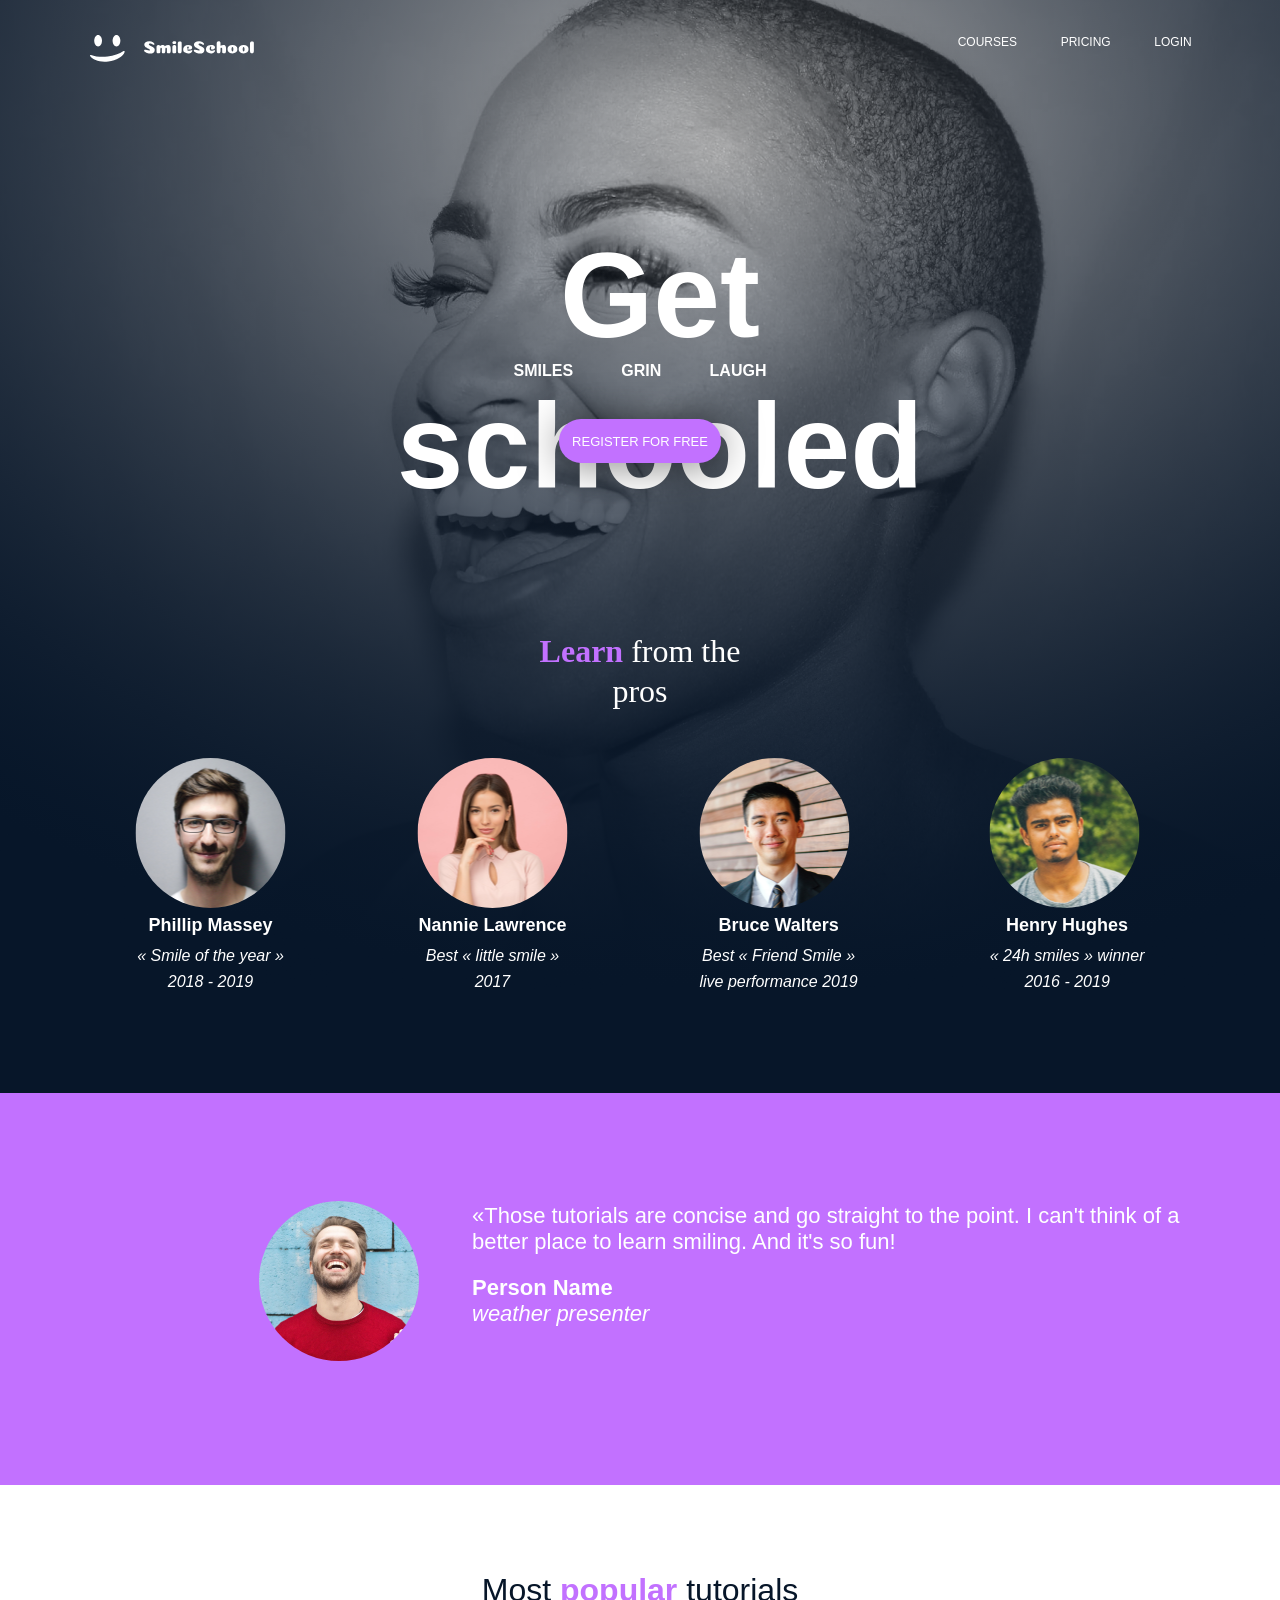
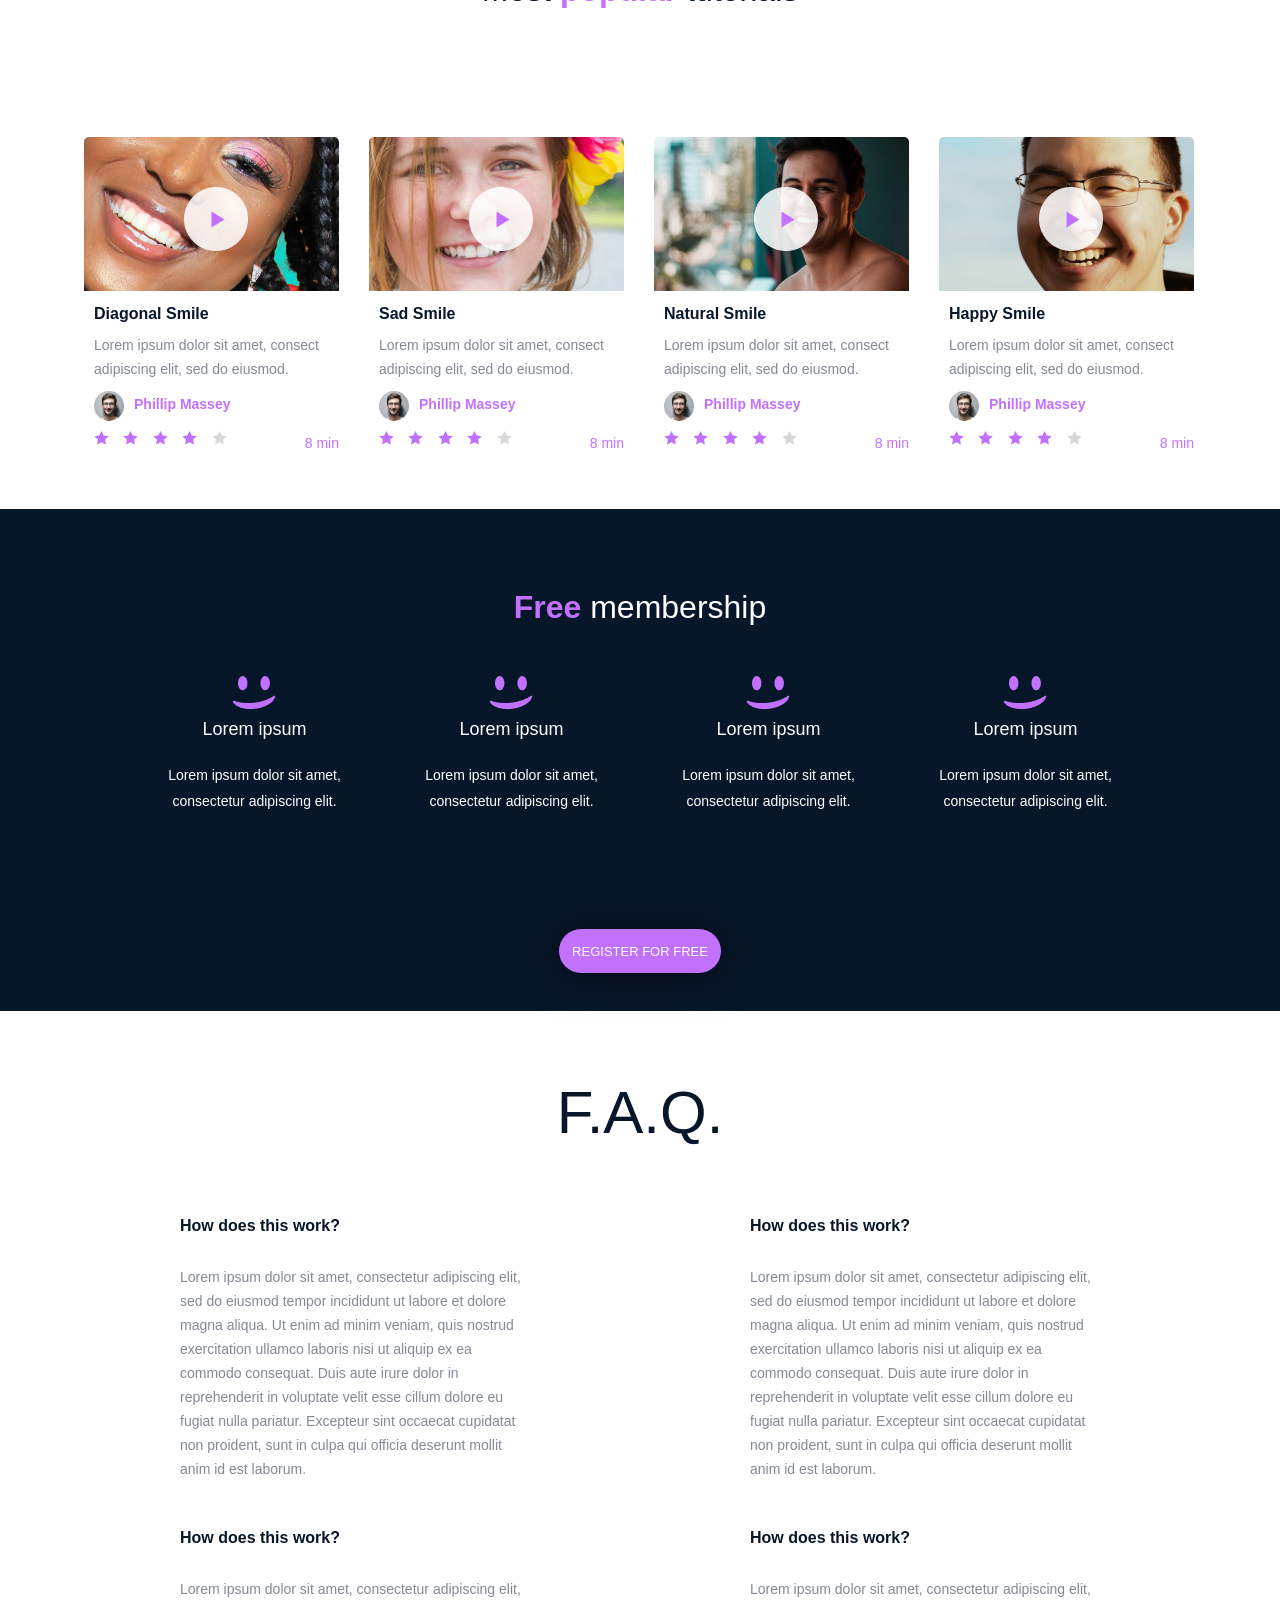
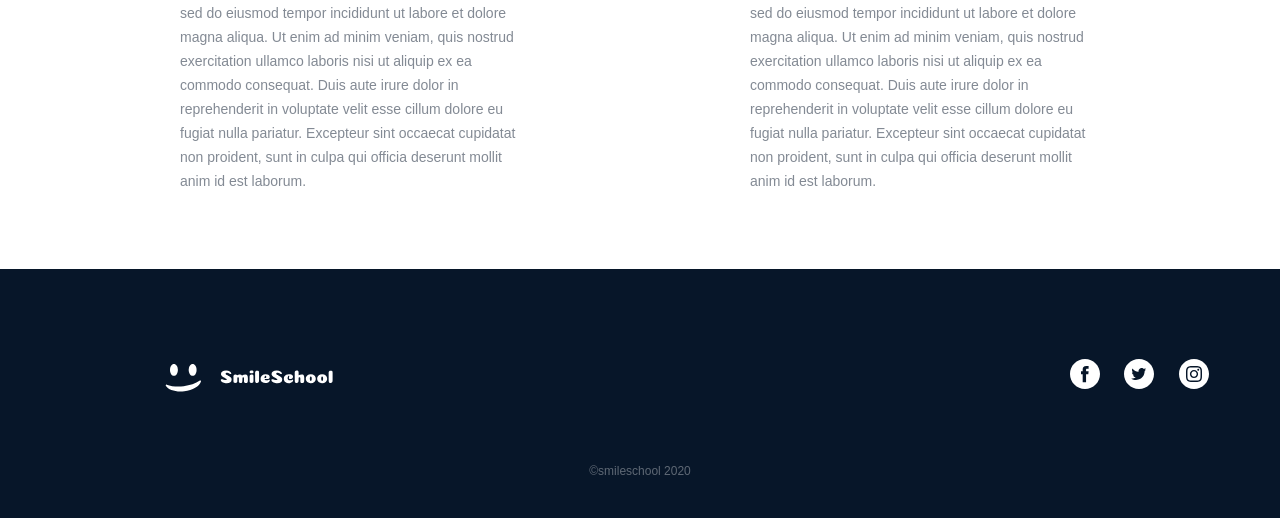
<file: css_advanced/index.html>
<!DOCTYPE html>
<html lang="en">
<head>
    <meta charset="UTF-8">
    <meta name="viewport" content="width=device-width, initial-scale=1.0">
    <link rel="stylesheet" href="./styles.css">
    <title>Document</title>
</head>
<body>
    <header>
        <div>
            <a href="#"><img src="logo.svg" alt="logo_smile"></a>
        </div>
        <div class="menu">
            <a href="#">COURSES</a>
            <a href="#">PRICING</a>
            <a href="#">LOGIN</a>
        </div>
    </header>
    <main>
        <section class="main_part">
            <div>
                <h1>Get schooled</h1>
                <p class="sgl"><span>SMILES</span> <span> GRIN </span> <span> LAUGH </span></p>
                <button>REGISTER FOR FREE</button>
            </div>
            <div>
                <h2><span class="subtitle">Learn</span> <span>from the pros</span></h2>
            </div>
            <div class="pros">
                <div class="pro">
                    <img src="../images/pro1.png" alt="pro_1">
                    <h3>Phillip Massey</h3>
                    <p>« Smile of the year »<br> 2018 - 2019</p>
                </div>
                <div class="pro">
                    <img src="../images/pro2.png" alt="pro_2">
                    <h3>Nannie Lawrence</h3>
                    <p>Best « little smile » <br>2017</p>
                </div>
                <div class="pro">
                    <img src="../images/pro3.png" alt="pro_3">
                    <h3>Bruce Walters</h3>
                    <p>Best « Friend Smile » <br> live performance 2019</p>
                </div>
                <div class="pro">
                    <img src="../images/pro4.png" alt="pro_4">
                    <h3>Henry Hughes</h3>
                    <p>« 24h smiles » winner <br>2016 - 2019</p>
                </div>
            </div>
        </section>
        <section class="testimonials">
            <div>
                <img src="../images/testimonial.png" alt="avatar_quote">
            </div>
            <div class="testimonials_bq">
                <blockquote>«Those tutorials are concise and go straight to the point. I can't think of a better place to learn smiling. And it's so fun!</blockquote>
                <p id="person">Person Name</p>
                <p id="job">weather presenter</p>
            </div>
        </section>
        <section class="tutorials">
            <h1>Most <span class="subtitle">popular</span> tutorials</h1>
            <div class="tutorials_content">
                <div class="tutorials_preview">
                    <img src="../images/play.png" alt="play_button" class="play">
                    <img src="../images/preview_1.png" alt="diag_smile" class="preview">
                    <h2>Diagonal Smile</h2>
                    <p>Lorem ipsum dolor sit amet, consect adipiscing elit, sed do eiusmod.</p>
                    <div class="img_rate">
                        <img src="../images/pro1.png" alt="phil_massey">
                        <h3>Phillip Massey</h3>
                    </div>
                    <div class="star_rate_content">
                        <div class="star_rate">
                            <img src="../images/Star_4.png" alt="star_rate">
                            <img src="../images/Star_4.png" alt="star_rate">
                            <img src="../images/Star_4.png" alt="star_rate">
                            <img src="../images/Star_4.png" alt="star_rate">
                            <img src="../images/Star_5.png" alt="star_rate">
                        </div>
                        <p>8 min</p>
                    </div>
                </div>
                <div class="tutorials_preview">
                    <img src="../images/play.png" alt="play_button" class="play">
                    <img src="../images/preview_2.png" alt="sad_smile" class="preview">
                    <h2>Sad Smile</h2>
                    <p>Lorem ipsum dolor sit amet, consect adipiscing elit, sed do eiusmod.</p>
                    <div class="img_rate">
                        <img src="../images/pro1.png" alt="phil_massey">
                        <h3>Phillip Massey</h3>
                    </div>
                    <div class="star_rate_content">
                        <div class="star_rate">
                            <img src="../images/Star_4.png" alt="star_rate">
                            <img src="../images/Star_4.png" alt="star_rate">
                            <img src="../images/Star_4.png" alt="star_rate">
                            <img src="../images/Star_4.png" alt="star_rate">
                            <img src="../images/Star_5.png" alt="star_rate">
                        </div>
                        <p>8 min</p>
                    </div>
                </div>
                <div class="tutorials_preview">
                    <img src="../images/play.png" alt="play_button" class="play">
                    <img src="../images/preview_3.png" alt="natural_smile" class="preview">
                    <h2>Natural Smile</h2>
                    <p>Lorem ipsum dolor sit amet, consect adipiscing elit, sed do eiusmod.</p>
                    <div class="img_rate">
                        <img src="../images/pro1.png" alt="phil_massey">
                        <h3>Phillip Massey</h3>
                    </div>
                    <div class="star_rate_content">
                        <div class="star_rate">
                            <img src="../images/Star_4.png" alt="star_rate">
                            <img src="../images/Star_4.png" alt="star_rate">
                            <img src="../images/Star_4.png" alt="star_rate">
                            <img src="../images/Star_4.png" alt="star_rate">
                            <img src="../images/Star_5.png" alt="star_rate">
                        </div>
                        <p>8 min</p>
                    </div>
                </div>
                <div class="tutorials_preview">
                    <img src="../images/play.png" alt="play_button" class="play">
                    <img src="../images/preview_4.png" alt="happy_smile" class="preview">
                    <h2>Happy Smile</h2>
                    <p>Lorem ipsum dolor sit amet, consect adipiscing elit, sed do eiusmod.</p>
                    <div class="img_rate">
                        <img src="../images/pro1.png" alt="phil_massey">
                        <h3>Phillip Massey</h3>
                    </div>
                    <div class="star_rate_content">
                        <div class="star_rate">
                            <img src="../images/Star_4.png" alt="star_rate">
                            <img src="../images/Star_4.png" alt="star_rate">
                            <img src="../images/Star_4.png" alt="star_rate">
                            <img src="../images/Star_4.png" alt="star_rate">
                            <img src="../images/Star_5.png" alt="star_rate">
                        </div>
                        <p>8 min</p>
                    </div>
                </div>
            </div>
        </section>
        <section class="membership">
            <h1><span class="subtitle">Free</span> membership</h1>
            <div class="membership_content">
                <div class="membership_smile">
                    <img src="../images/smile.png" alt="smile">
                    <h2>Lorem ipsum</h2>
                    <p>Lorem ipsum dolor sit amet, consectetur adipiscing elit.</p>
                </div>
                <div class="membership_smile">
                    <img src="../images/smile.png" alt="smile">
                    <h2>Lorem ipsum</h2>
                    <p>Lorem ipsum dolor sit amet, consectetur adipiscing elit.</p>
                </div>
                <div class="membership_smile">
                    <img src="../images/smile.png" alt="smile">
                    <h2>Lorem ipsum</h2>
                    <p>Lorem ipsum dolor sit amet, consectetur adipiscing elit.</p>
                </div>
                <div class="membership_smile">
                    <img src="../images/smile.png" alt="smile">
                    <h2>Lorem ipsum</h2>
                    <p>Lorem ipsum dolor sit amet, consectetur adipiscing elit.</p>
                </div>
            </div>
            <button class="membership_content_button">REGISTER FOR FREE</button>
        </section>
        <section class="faq">
            <h1>F.A.Q.</h1>
            <div class="faq_content">
                <div class="faq_content_col">
                    <div class="faq_content_txt">
                        <h2>How does this work?</h2>
                        <p>Lorem ipsum dolor sit amet, consectetur adipiscing elit, sed do eiusmod tempor incididunt 
                            ut labore et dolore magna aliqua. Ut enim ad minim veniam, quis nostrud exercitation ullamco 
                            laboris nisi ut aliquip ex ea commodo consequat. Duis aute irure dolor in reprehenderit 
                            in voluptate velit esse cillum dolore eu fugiat nulla pariatur. 
                            Excepteur sint occaecat cupidatat non proident, 
                            sunt in culpa qui officia deserunt mollit anim id est laborum.</p>
                    </div>
                    <div class="faq_content_txt">
                        <h2>How does this work?</h2>
                        <p>Lorem ipsum dolor sit amet, consectetur adipiscing elit, sed do eiusmod tempor incididunt 
                            ut labore et dolore magna aliqua. Ut enim ad minim veniam, quis nostrud exercitation ullamco 
                            laboris nisi ut aliquip ex ea commodo consequat. Duis aute irure dolor in reprehenderit 
                            in voluptate velit esse cillum dolore eu fugiat nulla pariatur. 
                            Excepteur sint occaecat cupidatat non proident, 
                            sunt in culpa qui officia deserunt mollit anim id est laborum.</p>
                    </div>
                </div>
                <div class="faq_content_col">
                    <div class="faq_content_txt">
                        <h2>How does this work?</h2>
                        <p>Lorem ipsum dolor sit amet, consectetur adipiscing elit, sed do eiusmod tempor incididunt 
                            ut labore et dolore magna aliqua. Ut enim ad minim veniam, quis nostrud exercitation ullamco 
                            laboris nisi ut aliquip ex ea commodo consequat. Duis aute irure dolor in reprehenderit 
                            in voluptate velit esse cillum dolore eu fugiat nulla pariatur. 
                            Excepteur sint occaecat cupidatat non proident, 
                            sunt in culpa qui officia deserunt mollit anim id est laborum.</p>
                    </div>
                    <div class="faq_content_txt">
                        <h2>How does this work?</h2>
                        <p>Lorem ipsum dolor sit amet, consectetur adipiscing elit, sed do eiusmod tempor incididunt 
                            ut labore et dolore magna aliqua. Ut enim ad minim veniam, quis nostrud exercitation ullamco 
                            laboris nisi ut aliquip ex ea commodo consequat. Duis aute irure dolor in reprehenderit 
                            in voluptate velit esse cillum dolore eu fugiat nulla pariatur. 
                            Excepteur sint occaecat cupidatat non proident, 
                            sunt in culpa qui officia deserunt mollit anim id est laborum.</p>
                    </div>
                </div>
            </div>
        </section>
    </main>
    <footer>
        <div>
            <div>
                <a href="#"><img src="logo.svg" alt="logo_smile" class="footer_logo"></a>
            </div>
            <div class="footer_socialmedia">
                <a href="#"><img src="../images/Facebook_White.svg" alt="fb"></a>
                <a href="#"><img src="../images/Twitter_White.svg" alt="twitter"></a>
                <a href="#"><img src="../images/Instagram_White.svg" alt="insta"></a>
            </div>
        </div>
        <p class="footer_copyright">©smileschool 2020</p>
    </footer>
</body>
</html>
</file>
<file: css_advanced/styles.css>
:root {
    --main-color: #ffffff;
    --secondary-color: #071629;
    --third-color: #c271ff;
}

* {
    margin: 0;
}
header {
    position: absolute;
    width: 1103.41px;
    height: 29.46px;
    left: 50%;
    transform: translateX(-50%);
    top: 35.02px;
    display: flex;
    justify-content: space-between;
}

header img {
    width: 167.02px;
    height: 29.46px;
}

body {
    width: 1440px;
    font-family: 'Source Sans Pro', sans-serif;
    color: var(--main-color);
    margin-left: auto;
    margin-right: auto;
}

a {
    color: inherit;
    text-decoration: none;
}

.menu {
    width: 234px;
    left: 1041px;
    font-weight: 500;
    font-size: 12px;
    display: flex;
    justify-content: space-between;
}

.main_part {
    height: 1093px;
    background-image: radial-gradient(85.9% 85.9% at 50% 14.1%, rgba(41, 48, 61, 0.0001) 0%, #071629 100%), url("../images/img-bg.png");
    background-repeat: no-repeat;
    background-size: cover;
    background-position: center;
}


.main_part h1 {
    position: absolute;
    height: 151px;
    left: 377px;
    right: 26.32%;
    top: 220px;
    font-size: 120px;
    line-height: 151px;
    text-align: center;
}

.sgl {
    position: absolute;
    width: 253px;
    left: 50%;
    transform: translateX(-50%);
    top: 361px;
    font-weight: 700;
    font-size: 16px;
    line-height: 20px;
    display: flex;
    justify-content: space-between;
}

button {
    filter: drop-shadow(0px 2px 20px rgba(0, 0, 0, 0.5));
    background: #C271FF;
    border-radius: 22px;
    font-style: normal;
    font-size: 14px;
    text-align: center;
    color: inherit;
    font: inherit;
    border: none;
    width: 162px;
    height: 44px;
    cursor: pointer;
}

.main_part button {
    position: absolute;
    left: 50%;
    transform: translateX(-50%);
    right: 44.38%;
    top: 419px;
    bottom: 57.64%;
    font-size: small;
}

.main_part h2 { 
    position: absolute;
    height: 40px;
    left: 50%;
    transform: translateX(-50%);
    right: 39.93%;
    top: 631px;
    width: 261px;
    font-family: 'Source Sans Pro';
    font-style: normal;
    font-weight: 300;
    font-size: 32px;
    line-height: 40px;
    text-align: center;
}

.subtitle {
    color: var(--third-color);
    font-weight: bold;
}

.pros {
    position: absolute;
    width: 1009px;
    height: 237px;
    left: 50%;
    transform: translateX(-50%);
    top: 758px;
    display: flex;
    justify-content: space-between;
}

.pro {
    width: 150;
    height: 237px;
    text-align: center;
    display: flex;
    flex-direction: column;
    justify-content: space-between;
}


.pro img {
    border-radius: 50%;
    width: 150px;
    height: 150px;
}

.pro h3 {
    font-weight: 900;
    font-size: 18px;
}

.pro p {
    font-style: italic;
    font-size: 16px;
    line-height: 26px;
}

.testimonials {
    background-color: var(--third-color);
    display: flex;
    justify-content: space-between;
    height: 392px;
}

.testimonials img {
    position: absolute;
    border-radius: 50%;
    width: 160px;
    height: 160px;
    left: 259px;
    top: 1201px;
}
.testimonials_bq {
    position: absolute;
    width: 730px;
    height: 158px;
    left: 472px;
    top: 1203px;
}

blockquote {
    font-size: 22px;
    font-weight: 400;
}

#person {
    font-size: 22px;
    font-weight: bold;
    margin-top: 20px;
}

#job {
    font-size: 22px;
    font-style: italic;
}

.tutorials {
    background-color: var(--main-color);
    position: absolute;
    width: 1228px;
    height: 450px;
    left: 50%;
    transform: translateX(-50%);
    top: 1572px;
    display: flex;
    flex-direction: column;
    justify-content: space-between;
}

.tutorials_content {
    position: absolute;
    display: flex;
    justify-content: center;
    align-items: center;
    left: 58px;
    top: 115px;
    margin-top: 0;
}

.tutorials h1 {
    text-align: center;
    color: var(--secondary-color);
    font-weight: 300;
    font-size: 32px;
}

.tutorials h2 {
    color: var(--secondary-color);
    font-size: 16px;
    font-weight: bold;
}

.tutorials_preview {
    position: relative;
    margin-top: 0;
    margin-right: 30px;
    width: 255px;
}

.tutorials_preview h2 {
    margin: 10px 0 10px 10px
}

.tutorials_preview p {
    margin: 10px 0 0 10px;
    color: rgba(7, 22, 41, 0.501584);
    font-weight: 400;
    font-size: 14px;
    width: 242px;
    line-height: 24px;
}

img.play {
    position: absolute;
    left: 100px;
    top: 100px;
    width: 64px;
    height: 64px;
    cursor: pointer;
}

img.preview {
    margin-top: 50px;
}

.img_rate {
    display: flex;
    justify-content:flex-start;
}
.img_rate img {
    margin-left: 10px;
    width: 30px;
    height: 30px;
    border-radius: 50%;
    margin-top: 10px;
}

.img_rate h3 {
    color: var(--third-color);
    font-weight: 600;
    font-size: 14px;
    margin: 15px 0 0 10px
}

.star_rate_content {
    display: flex;
    justify-content: space-between;
}

.star_rate {
    width: 400px;
}
.star_rate img{
    margin: 10px 0 0 10px;
}

.star_rate_content p {
    color: var(--third-color);
    text-align: right;
}

.membership {
    background-color: var(--secondary-color);
    position: absolute;
    width: 1440px;
    height: 502px;
    left: 50%;
    transform: translateX(-50%);
    top: 2109px;
}

.membership h1 {
    margin-top: 80px;
    color: var(--main-color);
    font-weight: 300;
    font-size: 32px;
    text-align: center;  
}

.membership_content {
    display: flex;
    justify-content: center;
    margin-top: 50px;
}

.membership_content_button {
    position: absolute;
    left: 50%;
    transform: translateX(-50%);
    margin-top: 100px;
    font-size: small;
}

.membership_smile {
    width: 257px;
    height: 153px;
    display: flex;
    flex-direction: column;
    justify-content: space-between;
    align-items: center;
    text-align: center;
}

.membership_smile h2 {
    font-size: 18px;
    font-weight: 400;
}

.membership_smile p {
    font-size: 14px;
    padding: 15px;
    line-height: 26px;
}

.faq {
    position: absolute;
    top: 2678px;
    width: 920px;
    height: 707px;
    color: var(--secondary-color);
    left: 50%;
    transform: translateX(-50%);
}

.faq h1 {
    text-align: center;
    font-size: 60px;
    font-weight: 300;
}

.faq_content {
    display: flex;
    flex-direction: column;
}

.faq_content_col {
    display: flex;
    justify-content: space-between;
}

.faq_content_txt {
    margin-top: 70px;
    width: 350px;
    height: 242px;
}

.faq_content_txt h2 {
    margin-bottom: 30px;
    font-size: 16px;
    font-weight: bold;
}

.faq_content_txt p {
    font-weight: 400;
    font-size: 14px;
    line-height: 24px;
    color: rgba(7, 22, 41, 0.501584);
}

footer {
    position: absolute;
    top: 3469px;
    height: 249px;
    width: 100%;
    background-color: var(--secondary-color);
}

.footer_logo {
    position: absolute;
    top: 95px;
    left: 165px;
}

.footer_socialmedia {
    position: absolute;
    left: 1070px;
    top: 90px;
}

.footer_socialmedia img {
    width: 30px;
    height: 30px;
    margin-right: 20px;
}

.footer_copyright {
    position: absolute;
    left: 50%;
    transform: translateX(-50%);
    top: 195px;
    opacity: 0.35;
    font-size: 12px;
}
</file>
